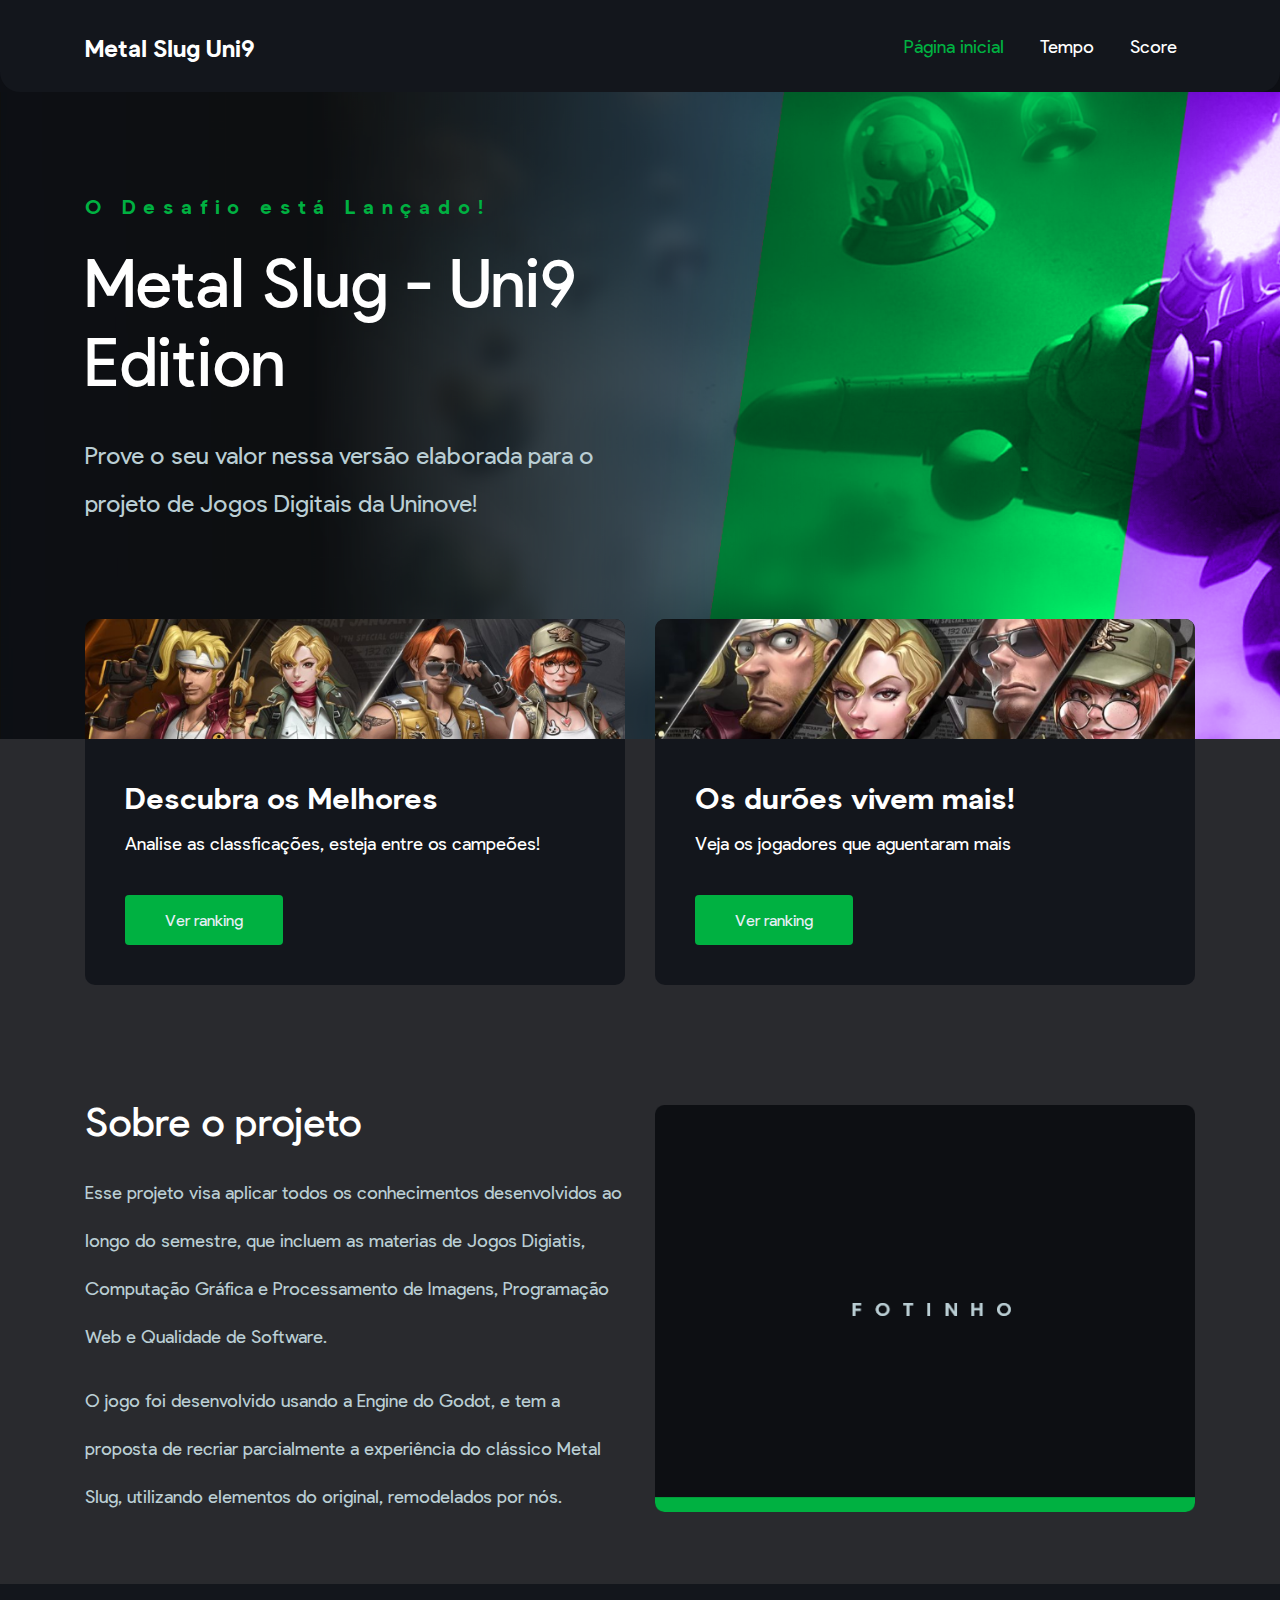
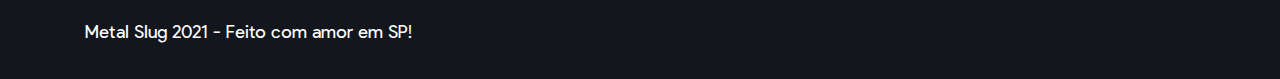
<file: index.html>
<!DOCTYPE html>
<html lang="pt-br">

<head>
  <meta charset="UTF-8">
  <meta http-equiv="X-UA-Compatible" content="IE=edge">
  <meta name="viewport" content="width=device-width, initial-scale=1.0">
  <link rel="stylesheet" href="https://maxcdn.bootstrapcdn.com/bootstrap/4.0.0/css/bootstrap.min.css"
    integrity="sha384-Gn5384xqQ1aoWXA+058RXPxPg6fy4IWvTNh0E263XmFcJlSAwiGgFAW/dAiS6JXm" crossorigin="anonymous">
  <link rel="stylesheet" href="style.css">
  <title>Metal Slug</title>
  <link rel="stylesheet" href="https://cdnjs.cloudflare.com/ajax/libs/font-awesome/5.15.3/css/all.min.css" integrity="sha512-iBBXm8fW90+nuLcSKlbmrPcLa0OT92xO1BIsZ+ywDWZCvqsWgccV3gFoRBv0z+8dLJgyAHIhR35VZc2oM/gI1w==" crossorigin="anonymous" />
</head>

<body>
  <!-- Navigation -->
  <header>
    <nav class="navbar navbar-expand-lg navbar-dark static-top">
      <div class="container">
        <a class="mt-1" href="index.html">
          <p class="p-0 m-0 logo">Metal Slug Uni9</p>
        </a>
        <button class="navbar-toggler" type="button" data-toggle="collapse" data-target="#navbarResponsive"
          aria-controls="navbarResponsive" aria-expanded="false" aria-label="Toggle navigation">
          <span class="navbar-toggler-icon"></span>
        </button>
        <div class="collapse navbar-collapse" id="navbarResponsive">
          <ul class="navbar-nav ml-auto">
            <li class="nav-item">
              <a class="nav-link active" href="index.html">Página inicial
              </a>
            </li>
            <li class="nav-item">
              <a class="nav-link" href="time_rank.html">Tempo</a>
            </li>
            
            <li class="nav-item">
              <a class="nav-link" href="score_rank.html">Score</a>
            </li>
         
          </ul>
        </div>
      </div>
    </nav>
  </header>

  <section class="hero">
    <div class="container">
      <div class="row py-5">
        <div class="col-lg-6 py-5">
          <h6>O Desafio está Lançado!</h6>
          <h1 class="pt-2">Metal Slug - Uni9 Edition</h1>
          <p class="pt-4">Prove o seu valor nessa versão elaborada para o projeto de Jogos Digitais da Uninove!</p>
        </div>
      </div>
    </div>
  </section>

  <section class="cards-links">
    <div class="container">
      <div class="row">
        <div class="col-md-6 pb-5">
          <div class="card">
            <div class="card-img-top card-left"></div>
            <div class="card-body">
              <h5 class="card-title">Descubra os Melhores</h5>
              <p class="card-text">Analise as classficações, esteja entre os campeões!</p>
              <a href="score_rank.html" class="btn btn-primary">Ver ranking</a>
            </div>
          </div>
        </div>
        <div class="col-md-6 pb-5">
          <div class="card">
            <div class="card-img-top card-right"></div>
            <div class="card-body">
              <h5 class="card-title">Os durões vivem mais!</h5>
              <p class="card-text">Veja os jogadores que aguentaram mais</p>
              <a href="time_rank.html" class="btn btn-primary">Ver ranking</a>
            </div>
          </div>
        </div>
      </div>
    </div>
  </section>

  <section class="sobre-nos">
    <div class="container">
      <div class="row py-5">
        <div class="col-md-6">
          <h2>Sobre o projeto</h2>
          <p>
            Esse projeto visa aplicar todos os conhecimentos desenvolvidos ao longo do semestre, que incluem as materias de
            Jogos Digiatis, Computação Gráfica e Processamento de Imagens, Programação Web e Qualidade de Software.
          </p>
          <p>
            O jogo foi desenvolvido usando a Engine do Godot, e tem a proposta de recriar parcialmente a experiência do clássico Metal Slug,
            utilizando elementos do original, remodelados por nós.
          </p>
        </div>
        <div class="col-md-6 align-self-center">
          <img src="./imgs/image.png" class="img-fluid" alt="">
        </div>
      </div>
    </div>
  </section>

  <footer class="page-footer font-small unique-color-dark">
    <div>
      <div class="container">
        <div class="row py-4 d-flex align-items-center">
          <div class="col-md-6 col-lg-5 text-center text-md-left mb-4 mb-md-0 reservados">
            Metal Slug 2021 - <i class="far fa-copyright align-self-center pd-l-10 pd-r-10"
            aria-hidden="true"></i> Feito com amor em SP!
          </div>
          <div class="col-md-6 col-lg-7 text-center text-md-right icons"><a href="https://www.facebook.com/astrocodebr/"
              class="fb-ic" rel="noopener noreferrer" target="_blank"><i class="fab fa-facebook-f white-text mr-4"
                aria-hidden="true"></i></a><a href="/" class="tw-ic" target="_blank" rel="noopener noreferrer"><i
                class="fab fa-twitter white-text mr-4" aria-hidden="true"> </i></a><a
              href="https://www.linkedin.com/company/astrocode" target="_blank" rel="noopener noreferrer"
              class="li-ic"><i class="fab fa-linkedin-in white-text mr-4" aria-hidden="true"> </i></a><a
              href="https://www.instagram.com/astrocodebr/" target="_blank" rel="noopener noreferrer" class="ins-ic"><i
                class="fab fa-instagram white-text" aria-hidden="true"> </i></a></div>
        </div>
      </div>
    </div>
  </footer>
</body>
</html>
</file>
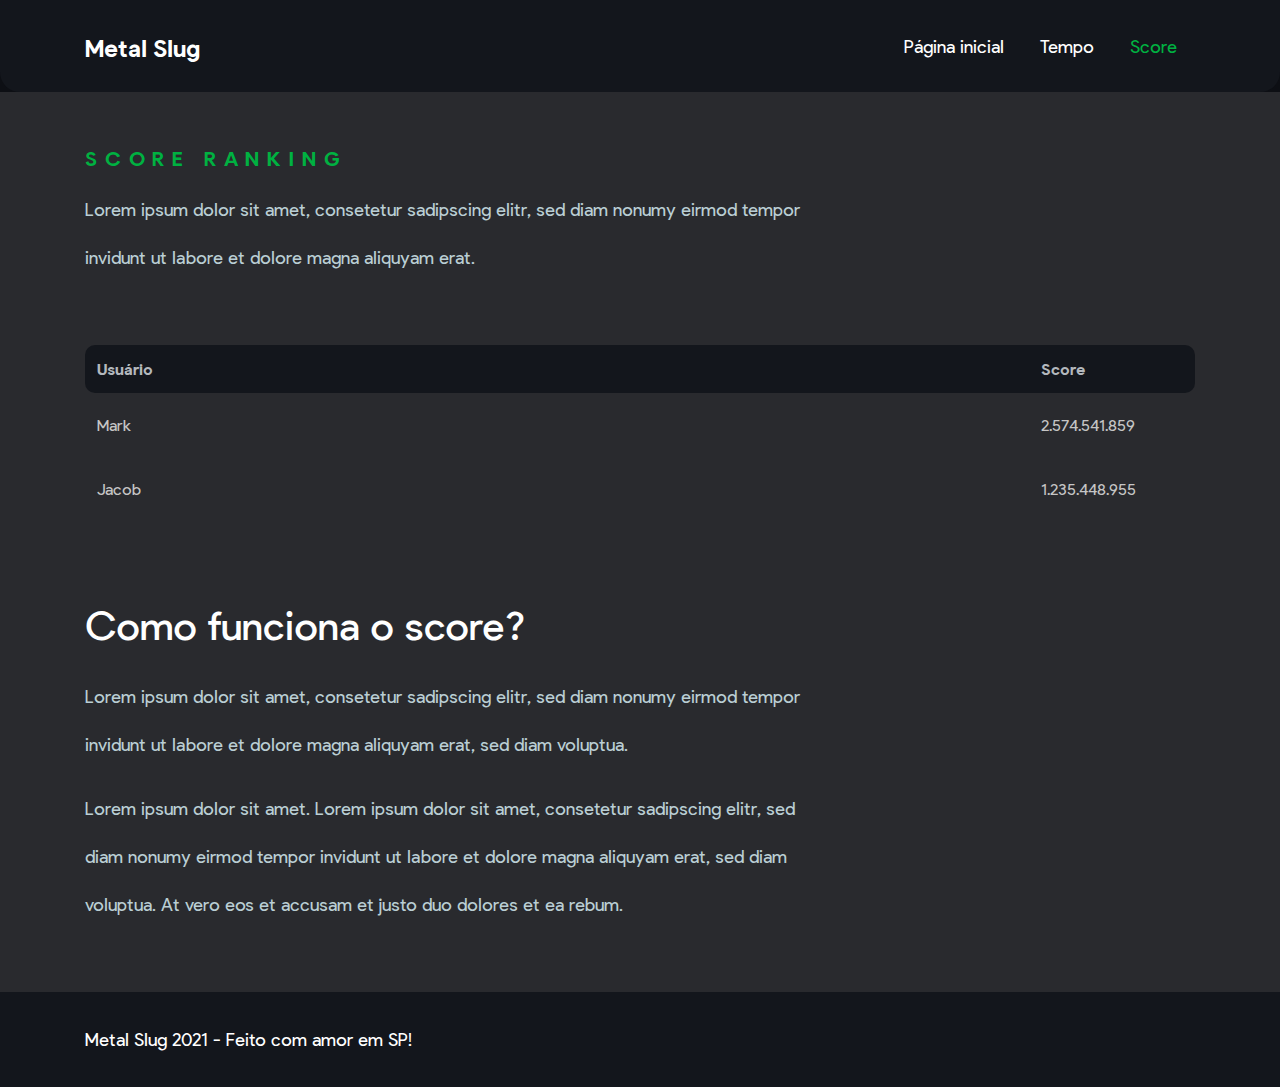
<file: score_rank.html>
<!DOCTYPE html>
<html lang="pt-br">

<head>
  <meta charset="UTF-8">
  <meta http-equiv="X-UA-Compatible" content="IE=edge">
  <meta name="viewport" content="width=device-width, initial-scale=1.0">
  <link rel="stylesheet" href="https://maxcdn.bootstrapcdn.com/bootstrap/4.0.0/css/bootstrap.min.css"
    integrity="sha384-Gn5384xqQ1aoWXA+058RXPxPg6fy4IWvTNh0E263XmFcJlSAwiGgFAW/dAiS6JXm" crossorigin="anonymous">
  <link rel="stylesheet" href="style.css">
  <title>Metal Slug</title>
  <link rel="stylesheet" href="https://cdnjs.cloudflare.com/ajax/libs/font-awesome/5.15.3/css/all.min.css"
    integrity="sha512-iBBXm8fW90+nuLcSKlbmrPcLa0OT92xO1BIsZ+ywDWZCvqsWgccV3gFoRBv0z+8dLJgyAHIhR35VZc2oM/gI1w=="
    crossorigin="anonymous" />
</head>

<body>
  <!-- Navigation -->
  <header>
    <nav class="navbar navbar-expand-lg navbar-dark static-top">
      <div class="container">
        <a class="mt-1" href="index.html">
          <p class="p-0 m-0 logo">Metal Slug</p>
        </a>
        <button class="navbar-toggler" type="button" data-toggle="collapse" data-target="#navbarResponsive"
          aria-controls="navbarResponsive" aria-expanded="false" aria-label="Toggle navigation">
          <span class="navbar-toggler-icon"></span>
        </button>
        <div class="collapse navbar-collapse" id="navbarResponsive">
          <ul class="navbar-nav ml-auto">
            <li class="nav-item">
              <a class="nav-link" href="index.html">Página inicial
              </a>
            </li>
            <li class="nav-item">
              <a class="nav-link" href="time_rank.html">Tempo</a>
            </li>
            
            <li class="nav-item">
              <a class="nav-link active" href="score_rank.html">Score</a>
            </li>
         
          </ul>
        </div>
      </div>
    </nav>
  </header>



  <section class="score score-rank">
    <div class="container">
      <div class="row py-5">
        <div class="col-md-8">
          <h6>SCORE RANKING</h6>
          <p>Lorem ipsum dolor sit amet, consetetur sadipscing elitr, sed diam nonumy eirmod tempor invidunt ut labore
            et dolore magna aliquyam erat.</p>
        </div>
      </div>

      <div class="row">
        <div class="col-md">
          <table class="table table-hover">
            <thead>
              <tr>
                <th  width="85%" scope="col" class="table-radius-left">Usuário</th>
                <th scope="col" class="table-radius-right">Score</th>
              </tr>
            </thead>
            <tbody>
              <tr>
                <td scope="row" class="table-radius-left">Mark</td>
                <td class="table-radius-right">2.574.541.859</td>
              </tr>
              <tr>
                <td scope="row" class="table-radius-left">Jacob</td>
                <td class="table-radius-right">1.235.448.955</td>
              </tr>
            </tbody>
          </table>
        </div>
      </div>

      <div class="row py-5">
        <div class="col-md-8">
          <h2>Como funciona o score?</h2>
          <p>
            Lorem ipsum dolor sit amet, consetetur sadipscing elitr, sed diam nonumy eirmod tempor invidunt ut labore et
            dolore magna aliquyam erat, sed diam voluptua.
          </p>
          <p>
            Lorem ipsum dolor sit amet. Lorem ipsum dolor sit amet, consetetur sadipscing elitr, sed diam nonumy eirmod
            tempor invidunt ut labore et dolore magna aliquyam erat, sed diam voluptua. At vero eos et accusam et justo
            duo dolores et ea rebum.
          </p>
        </div>
      </div>
    </div>
  </section>

  <footer class="page-footer font-small unique-color-dark">
    <div>
      <div class="container">
        <div class="row py-4 d-flex align-items-center">
          <div class="col-md-6 col-lg-5 text-center text-md-left mb-4 mb-md-0 reservados">
            Metal Slug 2021 - <i class="far fa-copyright align-self-center pd-l-10 pd-r-10" aria-hidden="true"></i>
            Feito com amor em SP!
          </div>
          <div class="col-md-6 col-lg-7 text-center text-md-right icons"><a href="https://www.facebook.com/astrocodebr/"
              class="fb-ic" rel="noopener noreferrer" target="_blank"><i class="fab fa-facebook-f white-text mr-4"
                aria-hidden="true"></i></a><a href="/" class="tw-ic" target="_blank" rel="noopener noreferrer"><i
                class="fab fa-twitter white-text mr-4" aria-hidden="true"> </i></a><a
              href="https://www.linkedin.com/company/astrocode" target="_blank" rel="noopener noreferrer"
              class="li-ic"><i class="fab fa-linkedin-in white-text mr-4" aria-hidden="true"> </i></a><a
              href="https://www.instagram.com/astrocodebr/" target="_blank" rel="noopener noreferrer" class="ins-ic"><i
                class="fab fa-instagram white-text" aria-hidden="true"> </i></a></div>
        </div>
      </div>
    </div>
  </footer>
</body>

</html>
</file>
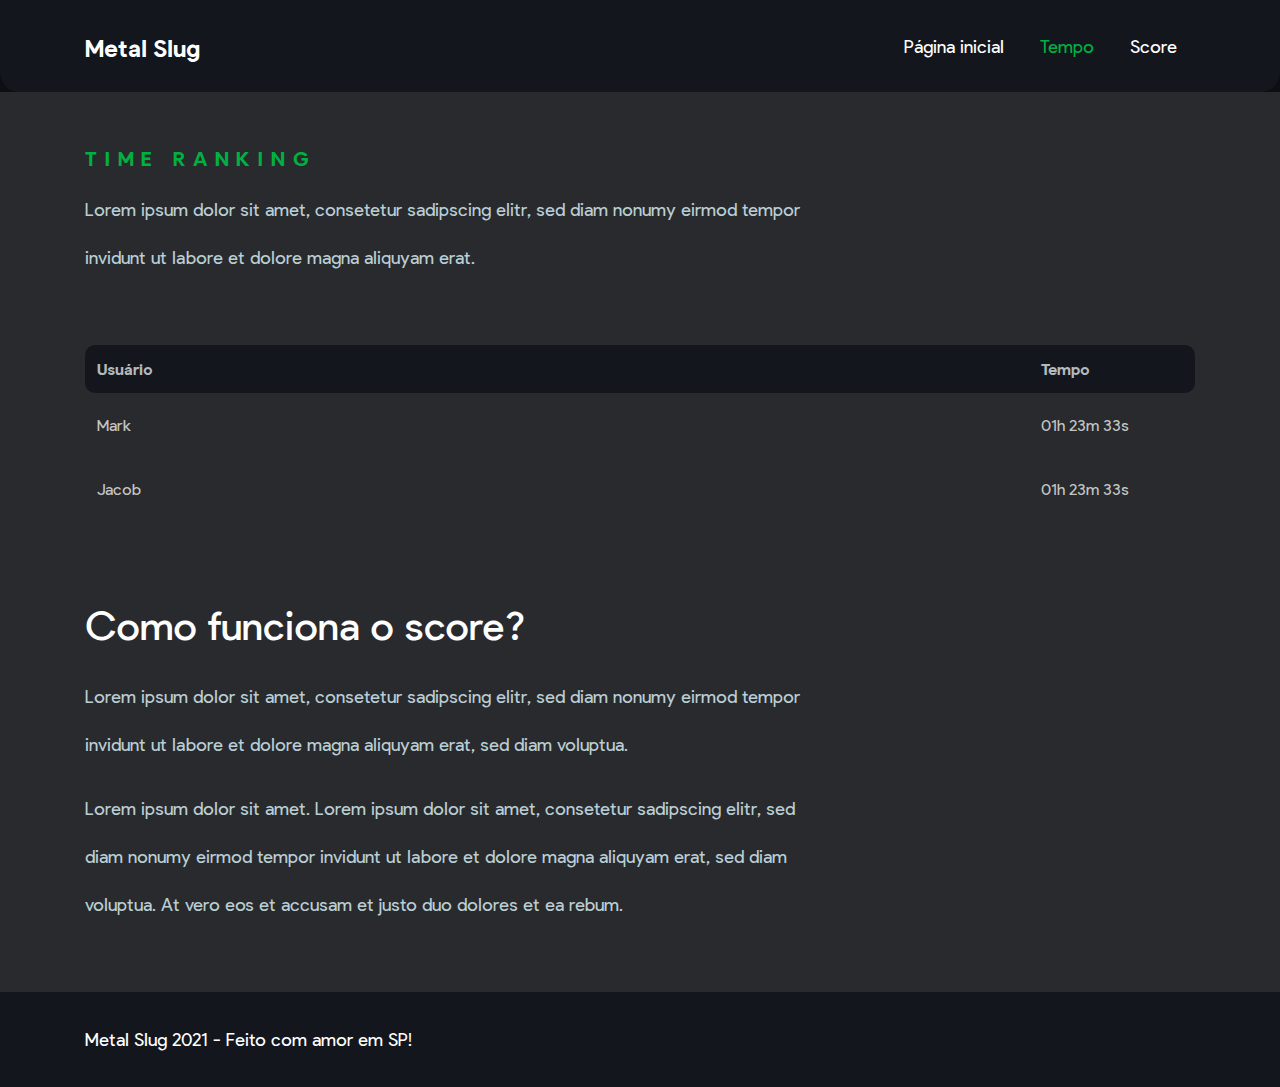
<file: time_rank.html>
<!DOCTYPE html>
<html lang="pt-br">

<head>
  <meta charset="UTF-8">
  <meta http-equiv="X-UA-Compatible" content="IE=edge">
  <meta name="viewport" content="width=device-width, initial-scale=1.0">
  <link rel="stylesheet" href="https://maxcdn.bootstrapcdn.com/bootstrap/4.0.0/css/bootstrap.min.css"
    integrity="sha384-Gn5384xqQ1aoWXA+058RXPxPg6fy4IWvTNh0E263XmFcJlSAwiGgFAW/dAiS6JXm" crossorigin="anonymous">
  <link rel="stylesheet" href="style.css">
  <title>Metal Slug</title>
  <link rel="stylesheet" href="https://cdnjs.cloudflare.com/ajax/libs/font-awesome/5.15.3/css/all.min.css"
    integrity="sha512-iBBXm8fW90+nuLcSKlbmrPcLa0OT92xO1BIsZ+ywDWZCvqsWgccV3gFoRBv0z+8dLJgyAHIhR35VZc2oM/gI1w=="
    crossorigin="anonymous" />
</head>

<body>
  <!-- Navigation -->
  <header>
    <nav class="navbar navbar-expand-lg navbar-dark static-top">
      <div class="container">
        <a class="mt-1" href="index.html">
          <p class="p-0 m-0 logo">Metal Slug</p>
        </a>
        <button class="navbar-toggler" type="button" data-toggle="collapse" data-target="#navbarResponsive"
          aria-controls="navbarResponsive" aria-expanded="false" aria-label="Toggle navigation">
          <span class="navbar-toggler-icon"></span>
        </button>
        <div class="collapse navbar-collapse" id="navbarResponsive">
          <ul class="navbar-nav ml-auto">
            <li class="nav-item">
              <a class="nav-link" href="index.html">Página inicial
              </a>
            </li>
            <li class="nav-item">
              <a class="nav-link active" href="time_rank.html">Tempo</a>
            </li>

            <li class="nav-item">
              <a class="nav-link" href="score_rank.html">Score</a>
            </li>

          </ul>
        </div>
      </div>
    </nav>
  </header>



  <section class="score score-rank">
    <div class="container">
      <div class="row py-5">
        <div class="col-md-8">
          <h6>TIME RANKING</h6>
          <p>Lorem ipsum dolor sit amet, consetetur sadipscing elitr, sed diam nonumy eirmod tempor invidunt ut labore
            et dolore magna aliquyam erat.</p>
        </div>
      </div>

      <div class="row">
        <div class="col-md">
          <table class="table table-hover">
            <thead>
              <tr>
                <th width="85%" scope="col" class="table-radius-left">Usuário</th>
                <th scope="col" class="table-radius-right">Tempo</th>
              </tr>
            </thead>
            <tbody>
              <tr>
                <td scope="row" class="table-radius-left">Mark</td>
                <td class="table-radius-right">01h 23m 33s</td>
              </tr>
              <tr>
                <td scope="row" class="table-radius-left">Jacob</td>
                <td class="table-radius-right">01h 23m 33s</td>
              </tr>
            </tbody>
          </table>
        </div>
      </div>

      <div class="row py-5">
        <div class="col-md-8">
          <h2>Como funciona o score?</h2>
          <p>
            Lorem ipsum dolor sit amet, consetetur sadipscing elitr, sed diam nonumy eirmod tempor invidunt ut labore et
            dolore magna aliquyam erat, sed diam voluptua.
          </p>
          <p>
            Lorem ipsum dolor sit amet. Lorem ipsum dolor sit amet, consetetur sadipscing elitr, sed diam nonumy eirmod
            tempor invidunt ut labore et dolore magna aliquyam erat, sed diam voluptua. At vero eos et accusam et justo
            duo dolores et ea rebum.
          </p>
        </div>
      </div>
    </div>
  </section>

  <footer class="page-footer font-small unique-color-dark">
    <div>
      <div class="container">
        <div class="row py-4 d-flex align-items-center">
          <div class="col-md-6 col-lg-5 text-center text-md-left mb-4 mb-md-0 reservados">
            Metal Slug 2021 - <i class="far fa-copyright align-self-center pd-l-10 pd-r-10" aria-hidden="true"></i>
            Feito com amor em SP!
          </div>
          <div class="col-md-6 col-lg-7 text-center text-md-right icons"><a href="https://www.facebook.com/astrocodebr/"
              class="fb-ic" rel="noopener noreferrer" target="_blank"><i class="fab fa-facebook-f white-text mr-4"
                aria-hidden="true"></i></a><a href="/" class="tw-ic" target="_blank" rel="noopener noreferrer"><i
                class="fab fa-twitter white-text mr-4" aria-hidden="true"> </i></a><a
              href="https://www.linkedin.com/company/astrocode" target="_blank" rel="noopener noreferrer"
              class="li-ic"><i class="fab fa-linkedin-in white-text mr-4" aria-hidden="true"> </i></a><a
              href="https://www.instagram.com/astrocodebr/" target="_blank" rel="noopener noreferrer" class="ins-ic"><i
                class="fab fa-instagram white-text" aria-hidden="true"> </i></a></div>
        </div>
      </div>
    </div>
  </footer>
</body>

</html>
</file>
<file: style.css>
@font-face {
  font-family: 'PulpDisplay';
  src: url('./fonts/PulpDisplay-Light.ttf');
  src: url('./fonts/PulpDisplay-Light.ttf') format('embedded-opentype'),
    url('./fonts/PulpDisplay-Light.ttf') format('svg'),
    url('./fonts/PulpDisplay-Light.ttf') format('truetype');
  font-weight: 400;
  font-style: normal;
}


@font-face {
  font-family: 'PulpDisplay';
  src: url('./fonts/PulpDisplay-Regular.ttf');
  src: url('./fonts/PulpDisplay-Regular.ttf') format('embedded-opentype'),
    url('./fonts/PulpDisplay-Regular.ttf') format('svg'),
    url('./fonts/PulpDisplay-Regular.ttf') format('truetype');
  font-weight: 500;
  font-style: normal;
}

@font-face {
  font-family: 'PulpDisplay';
  src: url('./fonts/PulpDisplay-Medium.ttf');
  src: url('./fonts/PulpDisplay-Medium.ttf') format('embedded-opentype'),
    url('./fonts/PulpDisplay-Medium.ttf') format('svg'),
    url('./fonts/PulpDisplay-Medium.ttf') format('truetype');
  font-weight: 600;
  font-style: normal;
}

@font-face {
  font-family: 'PulpDisplay';
  src: url('./fonts/PulpDisplay-Bold.ttf');
  src: url('./fonts/PulpDisplay-Bold.ttf') format('embedded-opentype'),
    url('./fonts/PulpDisplay-Bold.ttf') format('svg'),
    url('./fonts/PulpDisplay-Bold.ttf') format('truetype');
  font-weight: 700;
  font-style: normal;
}

@import url('https://fonts.googleapis.com/css2?family=Montserrat:wght@700&display=swap');
@import url('https://fonts.googleapis.com/css2?family=Open+Sans:ital,wght@0,300;0,400;0,600;0,700;0,800;1,300;1,400;1,600;1,700;1,800&display=swap');

* {
  font-family: 'PulpDisplay';
}

body::-webkit-scrollbar {
  width: 5px;
}

body::-webkit-scrollbar-thumb {
  background-color: #00b141;
  border-radius: 10px;
}

body::-webkit-scrollbar-thumb:hover {
  background-color: #00b141;
}

header {
  background-color: #0D0F14;
}

body {
  background-color: #292A2E;
}

nav {
  padding: 20px 0 !important;
  background-color: #13161C;
  border-radius: 0px 0px 20px 20px;
}

nav .logo {
  color: #fff;
  font-weight: 800;
  font-size: 24px;
}

a.nav-link.active {
  color: #00b141 !important;
}

nav a.nav-link {
  font-weight: 400;
  font-size: 18px;
  padding: 0 18px !important;
  color: #fff !important;
}



.hero {
  background-image: url('./imgs/hero_bg.png');
  background-repeat: no-repeat;
  background-size: cover;
  background-position: left center;
  margin-bottom: -120px;
}

.hero p {
  font-size: 24px;
  padding-bottom: 100px !important;
}

h6 {
  font-weight: 700;
  font-size: 20px;
  letter-spacing: 0.39em;
  line-height: 37px;
  color: #00b141;
}

h1 {
  font-weight: 500;
  font-size: 66px;
  line-height: 79px;
  color: #fff;
}

h2 {
  font-weight: 500;
  font-size: 40px;
  line-height: 79px;
  color: #fff;
}

p {
  font-weight: 300;
  font-size: 18px;
  line-height: 48px;
  color: #baced4;
}

input {
  background-color: #13161C !important;
  border: none !important;
  box-shadow: none;
  border-radius: 5px;
  height: 35px;
  width: 350px;
  font-size: 15px;
  color: #fff;
}

::-webkit-input-placeholder {
  padding-left: 5px;
}

:-moz-placeholder {
  /* Firefox 18- */
  padding-left: 5px;
}

::-moz-placeholder {
  /* Firefox 19+ */
  padding-left: 5px;
}

:-ms-input-placeholder {
  padding-left: 5px;
}

.btn-primary {
  border-radius: 4px;
  background: #00b141;
  box-shadow: none;
  border: none;
  padding: 13px 40px;
  font-weight: normal;
  font-size: 16px;
  color: #e8eff7;
}

.btn-primary-login {
  border-radius: 4px;
  background: #00b141;
  box-shadow: none;
  border: none;
  padding: 7px 154px;
  font-weight: normal;
  font-size: 16px;
  color: #e8eff7;
}


.btn-primary:hover {
  background-color: #22cc60;
}

.btn-primary-login:hover {
  background-color: #22cc60;
  color: #e8eff7;
}

.card {
  border: none;
  border-radius: 10px;
  background-color: #13161C;
}

.card .card-body {
  padding: 40px;
}

.card .card-body .card-title {
  font-weight: bold;
  font-size: 30px;
  color: #fff;
}

.card .card-body .card-text {
  font-weight: 300;
  font-size: 18px;
  line-height: 32px;
  color: #fff;
  padding-bottom: 20px;
}

.card .card-img-top {
  height: 120px;
}

.card .card-left {
  background-image: url('./imgs/card_left.png');
  background-repeat: no-repeat;
  background-size: cover;
  background-position: center;
  border-radius: 10px 10px 0 0;
}

.card .card-right {
  background-image: url('./imgs/card_right.png');
  background-repeat: no-repeat;
  background-size: cover;
  background-position: center;
  border-radius: 10px 10px 0 0;
}

footer {
  background-color: #13161C;
  padding: 10px 0;
}

footer .reservados {
  font-weight: normal;
  font-size: 18px;
  color: #fff;
}

.icons a {
  text-decoration: none;
  color: #fff;
}

.score {
  min-height: 81vh;
}

thead {
  background: #13161C;
  color: #B3B8BD;
}

.table thead th,
td {
  border: none !important;
}

.table td {
  color: #C5C5C5;
  padding-top: 20px;
  padding-bottom: 20px;
}

.table-hover tbody tr:hover {
  background-color: #00B141;
}


.table-hover tbody tr:hover td {
  color: #1D2025 !important;
}


.table-radius-left {
  border-radius: 10px 0px 0px 10px !important;
}

.table-radius-right {
  border-radius: 0px 10px 10px 0px !important;
}

.login {
  background-image: url('./imgs/bg_login.png');
  background-repeat: no-repeat;
  background-size: cover;
}

.login label {
  font-family: "Pulp Display";
  font-weight: normal;
  font-size: 18px;
  color: #b3bbc5;

}

.login input {
  font-family: "Pulp Display";
  font-weight: normal;
  font-size: 16px;
  line-height: 18px;
  color: #c1c8d8;
  padding: 28px 20px !important;
}

.login input:focus {
  color: #fff;
}

.login p {
  font-weight: normal;
  font-size: 18px;
  text-align: left;
  color: #8C98A9;
}

.login p a{
  font-weight: normal;
  font-size: 18px;
  text-align: left;
  color: #00b141;
}

.pass_style {
  font-size: 3rem !important;
  letter-spacing: 15px;
}
</file>
